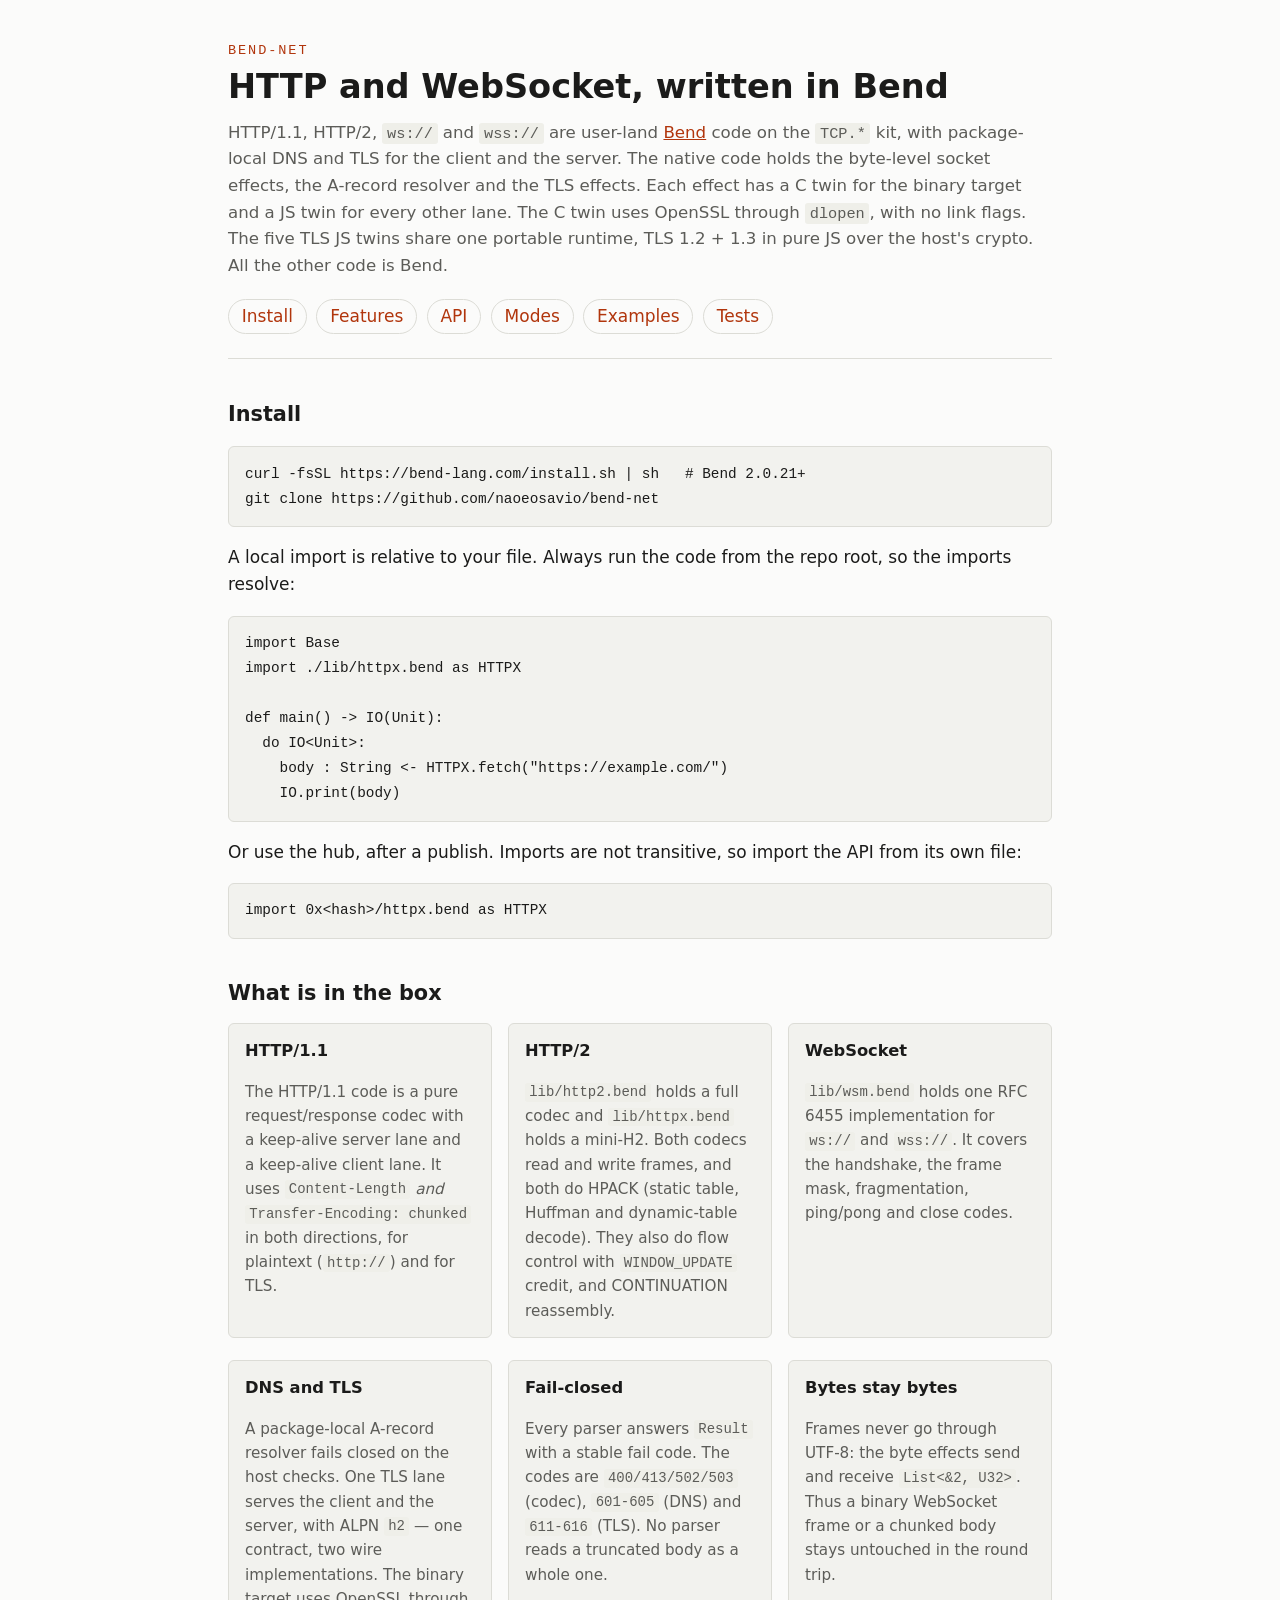
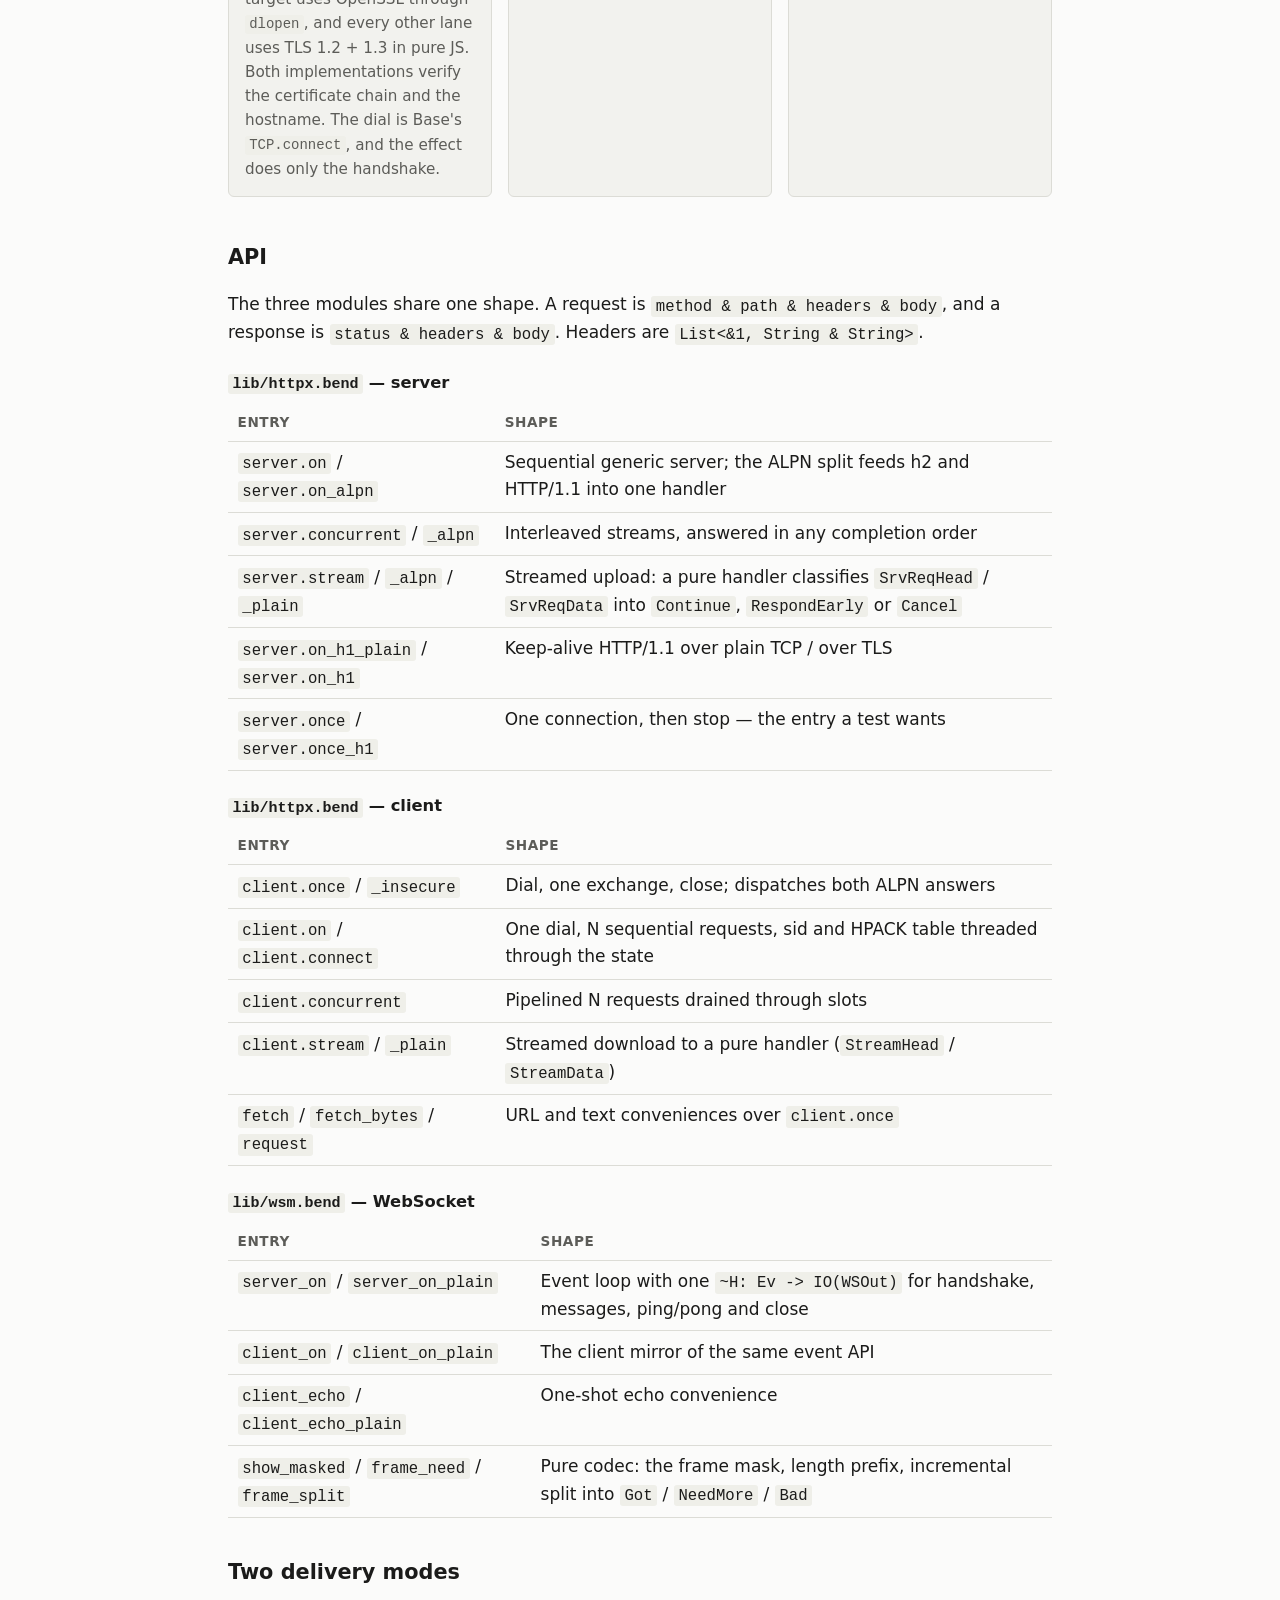
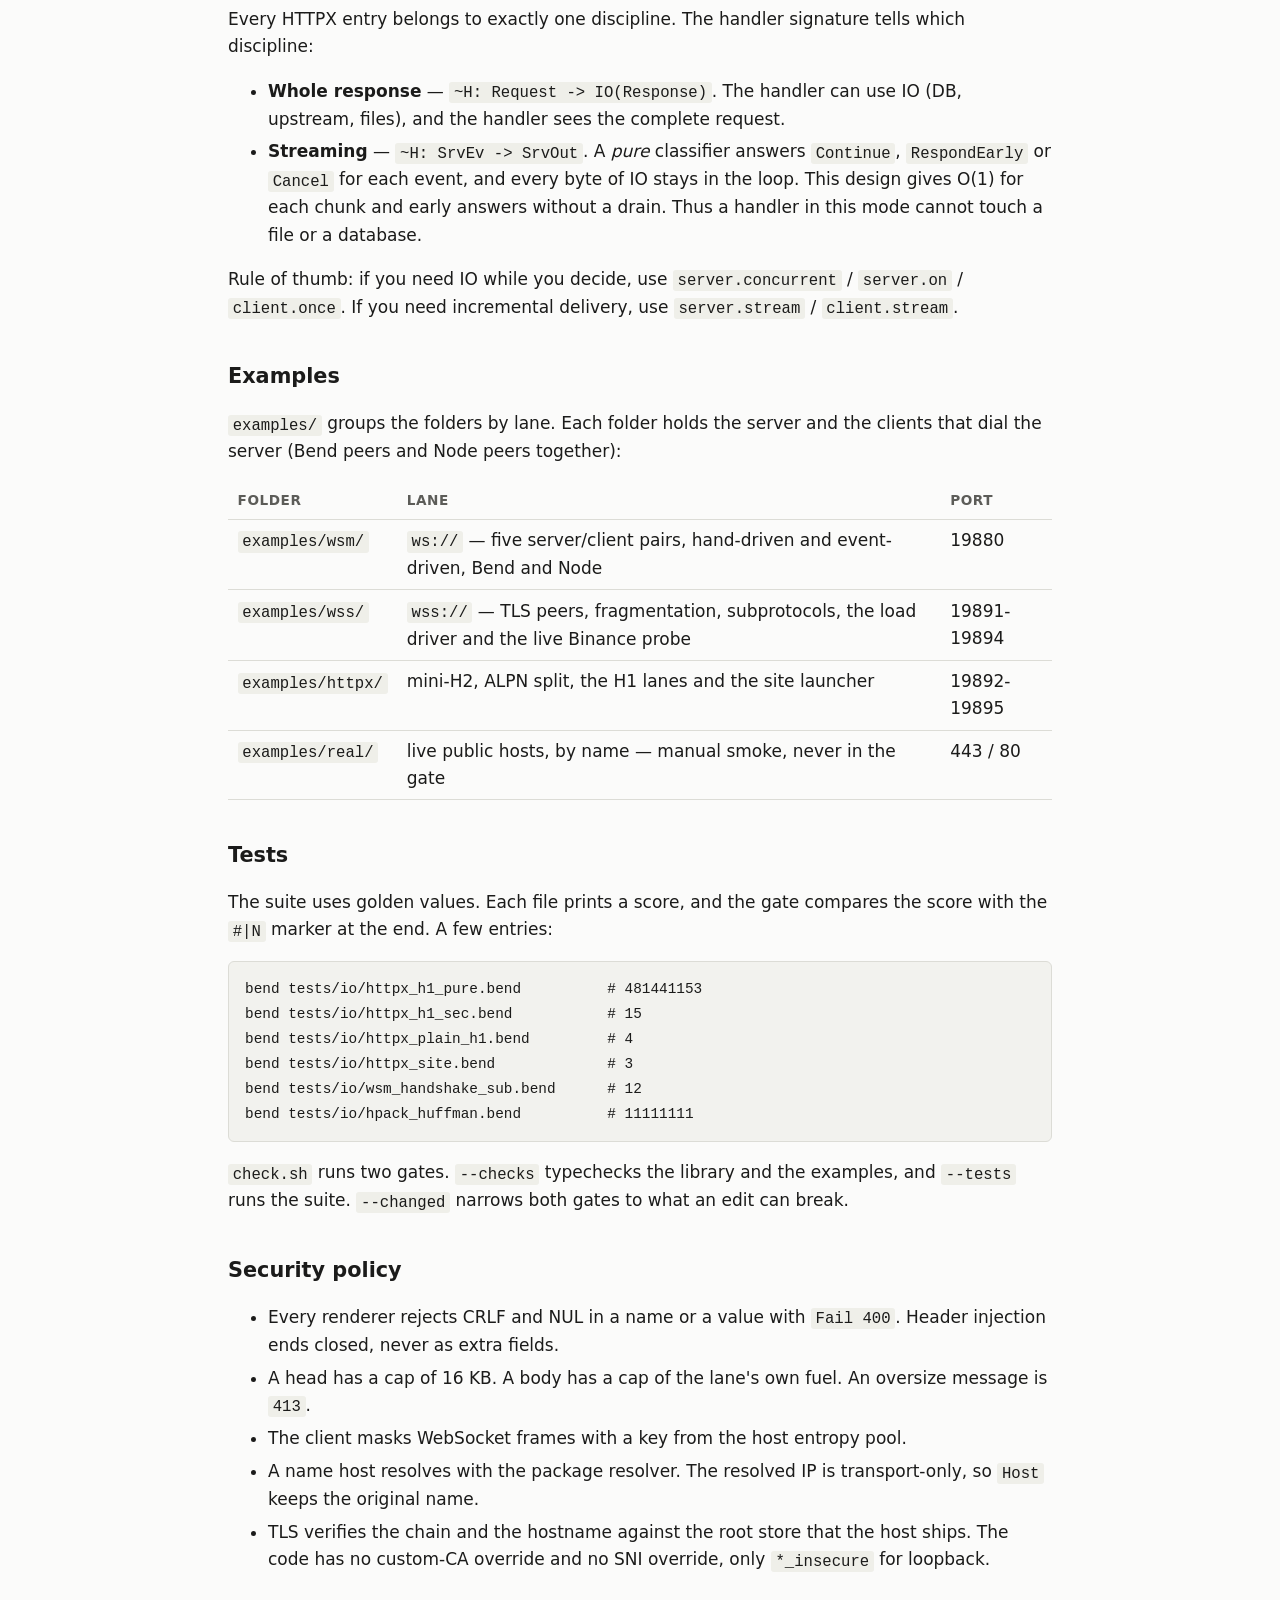
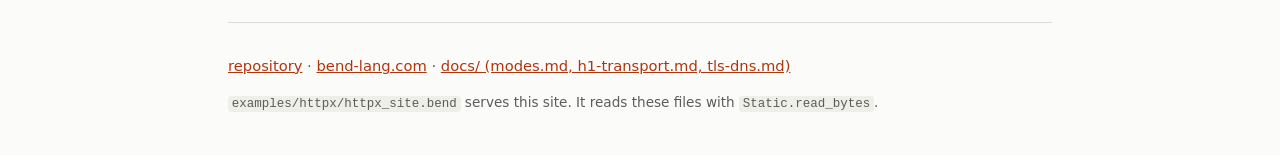
<file: docs/site/index.html>
<!DOCTYPE html>
<html lang="en">
<head>
<meta charset="utf-8">
<meta name="viewport" content="width=device-width, initial-scale=1">
<title>bend-net &mdash; HTTP and WebSocket for Bend</title>
<meta name="description" content="HTTP/1.1, HTTP/2, ws:// and wss://
in user-land Bend on the TCP kit, with package-local DNS
and TLS.">
<link rel="stylesheet" href="style.css">
</head>
<body>
<header class="hero">
  <p class="kicker">bend-net</p>
  <h1>HTTP and WebSocket, written in Bend</h1>
  <p class="lede">
    HTTP/1.1, HTTP/2, <code>ws://</code> and <code>wss://</code> are
    user-land <a href="https://bend-lang.com">Bend</a> code on the
    <code>TCP.*</code> kit, with package-local DNS and TLS for the
    client and the server. The native code holds the byte-level socket
    effects, the A-record resolver and the TLS effects. Each effect has
    a C twin for the binary target and a JS twin for every other lane.
    The C twin uses OpenSSL through <code>dlopen</code>, with no link
    flags. The five TLS JS twins share one portable runtime,
    TLS&nbsp;1.2&nbsp;+&nbsp;1.3 in pure JS over the host's crypto.
    All the other code is Bend.
  </p>
  <nav class="cta">
    <a href="#install">Install</a>
    <a href="#features">Features</a>
    <a href="#api">API</a>
    <a href="#modes">Modes</a>
    <a href="#examples">Examples</a>
    <a href="#tests">Tests</a>
  </nav>
</header>

<main>
<section id="install">
  <h2>Install</h2>
  <pre><code>curl -fsSL https://bend-lang.com/install.sh | sh   # Bend 2.0.21+
git clone https://github.com/naoeosavio/bend-net</code></pre>
  <p>A local import is relative to your file. Always run the code from
     the repo root, so the imports resolve:</p>
  <pre><code>import Base
import ./lib/httpx.bend as HTTPX

def main() -> IO(Unit):
  do IO&lt;Unit&gt;:
    body : String &lt;- HTTPX.fetch("https://example.com/")
    IO.print(body)</code></pre>
  <p>Or use the hub, after a publish. Imports are not transitive,
     so import the API from its own file:</p>
  <pre><code>import 0x&lt;hash&gt;/httpx.bend as HTTPX</code></pre>
</section>

<section id="features">
  <h2>What is in the box</h2>
  <ul class="grid">
    <li>
      <h3>HTTP/1.1</h3>
      <p>The HTTP/1.1 code is a pure request/response codec with a
         keep-alive server lane and a keep-alive client lane. It uses
         <code>Content-Length</code> <em>and</em>
         <code>Transfer-Encoding: chunked</code> in both directions,
         for plaintext (<code>http://</code>) and for TLS.</p>
    </li>
    <li>
      <h3>HTTP/2</h3>
      <p><code>lib/http2.bend</code> holds a full codec and
         <code>lib/httpx.bend</code> holds a mini-H2. Both codecs read
         and write frames, and both do HPACK (static table, Huffman and
         dynamic-table decode). They also do flow control with
         <code>WINDOW_UPDATE</code> credit, and CONTINUATION
         reassembly.</p>
    </li>
    <li>
      <h3>WebSocket</h3>
      <p><code>lib/wsm.bend</code> holds one RFC 6455 implementation for
         <code>ws://</code> and <code>wss://</code>. It covers the
         handshake, the frame mask, fragmentation, ping/pong and close
         codes.</p>
    </li>
    <li>
      <h3>DNS and TLS</h3>
      <p>A package-local A-record resolver fails closed on the host
         checks. One TLS lane serves the client and the server, with
         ALPN <code>h2</code> — one contract, two wire implementations.
         The binary target uses OpenSSL through <code>dlopen</code>, and
         every other lane uses TLS 1.2 + 1.3 in pure JS. Both
         implementations verify the certificate chain and the hostname.
         The dial is Base's <code>TCP.connect</code>, and the effect does
         only the handshake.</p>
    </li>
    <li>
      <h3>Fail-closed</h3>
      <p>Every parser answers <code>Result</code> with a stable fail
         code. The codes are <code>400/413/502/503</code> (codec),
         <code>601-605</code> (DNS) and <code>611-616</code> (TLS). No
         parser reads a truncated body as a whole one.</p>
    </li>
    <li>
      <h3>Bytes stay bytes</h3>
      <p>Frames never go through UTF-8: the byte effects send and receive
         <code>List&lt;&amp;2, U32&gt;</code>. Thus a binary WebSocket
         frame or a chunked body stays untouched in the round trip.</p>
    </li>
  </ul>
</section>

<section id="api">
  <h2>API</h2>
  <p>The three modules share one shape. A request is
     <code>method &amp; path &amp; headers &amp; body</code>, and a response
     is <code>status &amp; headers &amp; body</code>. Headers are
     <code>List&lt;&amp;1, String &amp; String&gt;</code>.</p>

  <h3><code>lib/httpx.bend</code> &mdash; server</h3>
  <table>
    <tr><th>Entry</th><th>Shape</th></tr>
    <tr><td><code>server.on</code> / <code>server.on_alpn</code></td>
        <td>Sequential generic server; the ALPN split feeds h2 and
            HTTP/1.1 into one handler</td></tr>
    <tr><td><code>server.concurrent</code> / <code>_alpn</code></td>
        <td>Interleaved streams, answered in any completion order</td></tr>
    <tr><td><code>server.stream</code> / <code>_alpn</code> /
            <code>_plain</code></td>
        <td>Streamed upload: a pure handler classifies
            <code>SrvReqHead</code> / <code>SrvReqData</code> into
            <code>Continue</code>, <code>RespondEarly</code> or
            <code>Cancel</code></td></tr>
    <tr><td><code>server.on_h1_plain</code> / <code>server.on_h1</code></td>
        <td>Keep-alive HTTP/1.1 over plain TCP / over TLS</td></tr>
    <tr><td><code>server.once</code> / <code>server.once_h1</code></td>
        <td>One connection, then stop &mdash; the entry a test wants</td></tr>
  </table>

  <h3><code>lib/httpx.bend</code> &mdash; client</h3>
  <table>
    <tr><th>Entry</th><th>Shape</th></tr>
    <tr><td><code>client.once</code> / <code>_insecure</code></td>
        <td>Dial, one exchange, close; dispatches both ALPN answers</td></tr>
    <tr><td><code>client.on</code> / <code>client.connect</code></td>
        <td>One dial, N sequential requests, sid and HPACK table
            threaded through the state</td></tr>
    <tr><td><code>client.concurrent</code></td>
        <td>Pipelined N requests drained through slots</td></tr>
    <tr><td><code>client.stream</code> / <code>_plain</code></td>
        <td>Streamed download to a pure handler
            (<code>StreamHead</code> / <code>StreamData</code>)</td></tr>
    <tr><td><code>fetch</code> / <code>fetch_bytes</code> /
            <code>request</code></td>
        <td>URL and text conveniences over <code>client.once</code></td></tr>
  </table>

  <h3><code>lib/wsm.bend</code> &mdash; WebSocket</h3>
  <table>
    <tr><th>Entry</th><th>Shape</th></tr>
    <tr><td><code>server_on</code> / <code>server_on_plain</code></td>
        <td>Event loop with one <code>~H: Ev -&gt; IO(WSOut)</code> for
            handshake, messages, ping/pong and close</td></tr>
    <tr><td><code>client_on</code> / <code>client_on_plain</code></td>
        <td>The client mirror of the same event API</td></tr>
    <tr><td><code>client_echo</code> / <code>client_echo_plain</code></td>
        <td>One-shot echo convenience</td></tr>
    <tr><td><code>show_masked</code> / <code>frame_need</code> /
            <code>frame_split</code></td>
        <td>Pure codec: the frame mask, length prefix, incremental split
            into <code>Got</code> / <code>NeedMore</code> /
            <code>Bad</code></td></tr>
  </table>
</section>

<section id="modes">
  <h2>Two delivery modes</h2>
  <p>Every HTTPX entry belongs to exactly one discipline. The handler
     signature tells which discipline:</p>
  <ul>
    <li><strong>Whole response</strong> &mdash; <code>~H: Request -&gt;
        IO(Response)</code>. The handler can use IO (DB, upstream,
        files), and the handler sees the complete request.</li>
    <li><strong>Streaming</strong> &mdash; <code>~H: SrvEv -&gt; SrvOut</code>.
        A <em>pure</em> classifier answers <code>Continue</code>,
        <code>RespondEarly</code> or <code>Cancel</code> for each event,
        and every byte of IO stays in the loop. This design gives O(1) for
        each chunk and early answers without a drain. Thus a handler in
        this mode cannot touch a file or a database.</li>
  </ul>
  <p>Rule of thumb: if you need IO while you decide, use
     <code>server.concurrent</code> / <code>server.on</code> /
     <code>client.once</code>. If you need incremental delivery, use
     <code>server.stream</code> / <code>client.stream</code>.</p>
</section>

<section id="examples">
  <h2>Examples</h2>
  <p><code>examples/</code> groups the folders by lane. Each folder holds
     the server and the clients that dial the server (Bend peers and Node
     peers together):</p>
  <table>
    <tr><th>Folder</th><th>Lane</th><th>Port</th></tr>
    <tr><td><code>examples/wsm/</code></td>
        <td><code>ws://</code> &mdash; five server/client pairs, hand-driven and
            event-driven, Bend and Node</td><td>19880</td></tr>
    <tr><td><code>examples/wss/</code></td>
        <td><code>wss://</code> &mdash; TLS peers, fragmentation, subprotocols,
            the load driver and the live Binance probe</td>
        <td>19891-19894</td></tr>
    <tr><td><code>examples/httpx/</code></td>
        <td>mini-H2, ALPN split, the H1 lanes and the site launcher</td>
        <td>19892-19895</td></tr>
    <tr><td><code>examples/real/</code></td>
        <td>live public hosts, by name &mdash; manual smoke, never in the
            gate</td><td>443 / 80</td></tr>
  </table>
</section>

<section id="tests">
  <h2>Tests</h2>
  <p>The suite uses golden values. Each file prints a score, and the gate
     compares the score with the <code>#|N</code> marker at the end. A
     few entries:</p>
  <pre><code>bend tests/io/httpx_h1_pure.bend          # 481441153
bend tests/io/httpx_h1_sec.bend           # 15
bend tests/io/httpx_plain_h1.bend         # 4
bend tests/io/httpx_site.bend             # 3
bend tests/io/wsm_handshake_sub.bend      # 12
bend tests/io/hpack_huffman.bend          # 11111111</code></pre>
  <p><code>check.sh</code> runs two gates. <code>--checks</code>
     typechecks the library and the examples, and <code>--tests</code> runs
     the suite. <code>--changed</code> narrows both gates to what an edit
     can break.</p>
</section>

<section id="security">
  <h2>Security policy</h2>
  <ul>
    <li>Every renderer rejects CRLF and NUL in a name or a value with
        <code>Fail 400</code>. Header injection ends closed, never as
        extra fields.</li>
    <li>A head has a cap of 16 KB. A body has a cap of the lane's own
        fuel. An oversize message is <code>413</code>.</li>
    <li>The client masks WebSocket frames with a key from the host
        entropy pool.</li>
    <li>A name host resolves with the package resolver. The resolved IP
        is transport-only, so <code>Host</code> keeps the original
        name.</li>
    <li>TLS verifies the chain and the hostname against the root store
        that the host ships. The code has no custom-CA override and no
        SNI override, only <code>*_insecure</code> for loopback.</li>
  </ul>
</section>
</main>

<footer>
  <p>
    <a href="https://github.com/naoeosavio/bend-net">repository</a> &middot;
    <a href="https://bend-lang.com">bend-lang.com</a> &middot;
    <a href="https://github.com/naoeosavio/bend-net/tree/bend-net/docs">
      docs/ (modes.md, h1-transport.md, tls-dns.md)</a>
  </p>
  <p class="fine"><code>examples/httpx/httpx_site.bend</code> serves this
     site. It reads these files with <code>Static.read_bytes</code>.</p>
</footer>
</body>
</html>
</file>
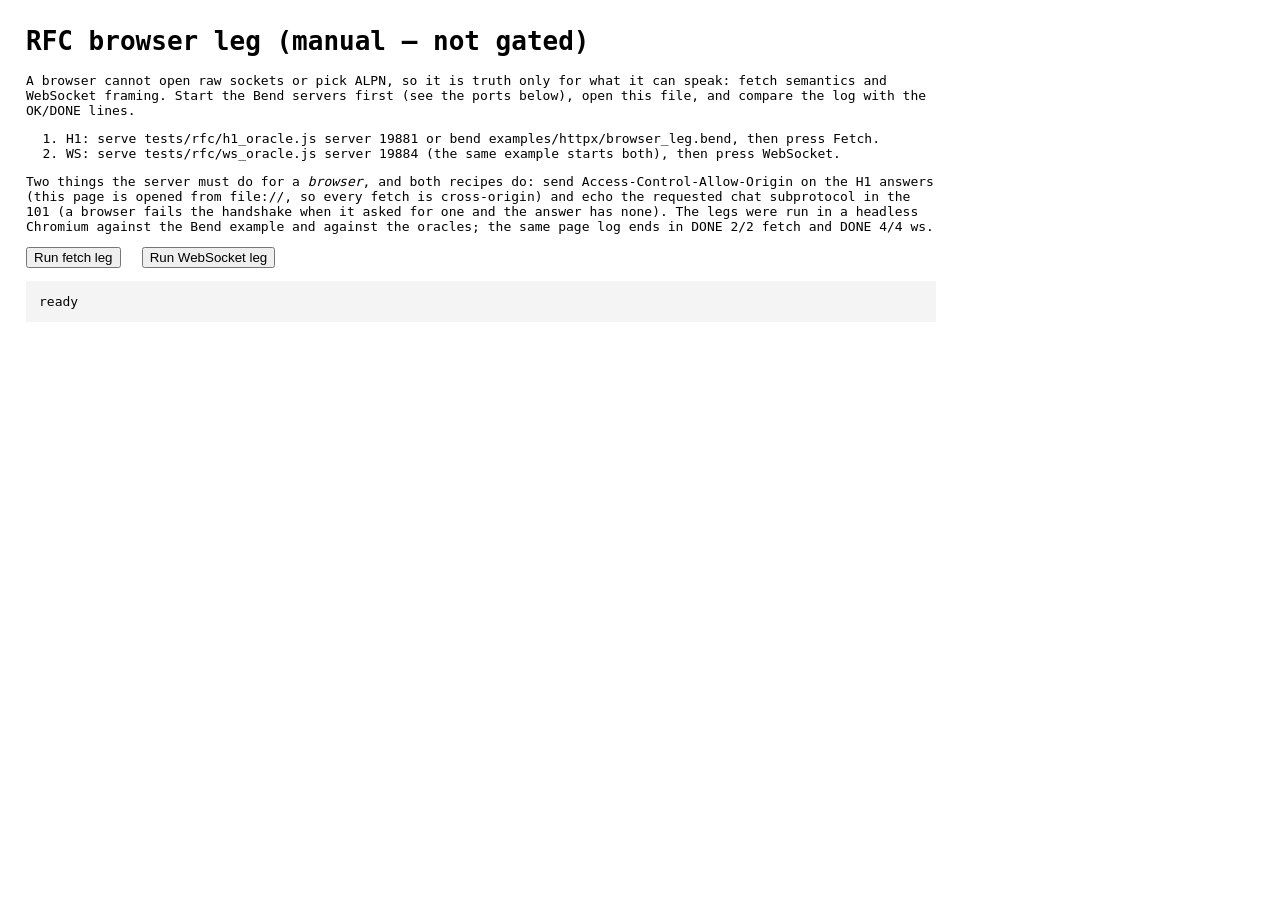
<file: tests/rfc/browser.html>
<!DOCTYPE html>
<html lang="en">
<head>
<meta charset="utf-8">
<title>RFC browser leg (manual)</title>
<style>
body { font-family: monospace; max-width: 70em; margin: 2em; }
pre { background: #f4f4f4; padding: 1em; white-space: pre-wrap; }
button { margin-right: 1em; }
</style>
</head>
<body>
<h1>RFC browser leg (manual — not gated)</h1>
<p>
A browser cannot open raw sockets or pick ALPN, so it is truth only for
what it can speak: <code>fetch</code> semantics and WebSocket framing.
Start the Bend servers first (see the ports below), open this file, and
compare the log with the <code>OK</code>/<code>DONE</code> lines.
</p>
<ol>
<li>H1: serve <code>tests/rfc/h1_oracle.js server 19881</code> or
<code>bend examples/httpx/browser_leg.bend</code>, then press Fetch.</li>
<li>WS: serve <code>tests/rfc/ws_oracle.js server 19884</code> (the same
example starts both), then press WebSocket.</li>
</ol>
<p>
Two things the server must do for a <em>browser</em>, and both recipes do:
send <code>Access-Control-Allow-Origin</code> on the H1 answers (this page
is opened from <code>file://</code>, so every fetch is cross-origin) and
echo the requested <code>chat</code> subprotocol in the 101 (a browser
fails the handshake when it asked for one and the answer has none). The
legs were run in a headless Chromium against the Bend example and against
the oracles; the same page log ends in <code>DONE 2/2 fetch</code> and
<code>DONE 4/4 ws</code>.
</p>
<p>
<button id="fetchBtn">Run fetch leg</button>
<button id="wsBtn">Run WebSocket leg</button>
</p>
<pre id="log">ready
</pre>
<script>
const log = (line) => {
  document.getElementById("log").textContent += line + "\n";
};
let score = 0;
const check = (cond, name) => {
  if (!cond) {
    log(`FAIL ${name}`);
    throw new Error(name);
  }
  score += 1;
  log(`OK ${name}`);
};

document.getElementById("fetchBtn").addEventListener("click", async () => {
  try {
    let r = await fetch("http://127.0.0.1:19881/echo", {
      method: "POST",
      body: "hello",
    });
    check(r.status === 200 && (await r.text()) === "hello", "FETCH_ECHO");
    r = await fetch("http://127.0.0.1:19881/chunk");
    check(r.status === 200 && (await r.text()) === "Wikipedia", "FETCH_CHUNKED");
    log(`DONE ${score}/2 fetch`);
  } catch (err) {
    log(`FAIL fetch leg: ${err.message}`);
  }
});

document.getElementById("wsBtn").addEventListener("click", () => {
  const start = score;
  const sock = new WebSocket("ws://127.0.0.1:19884/chat", "chat");
  // Browsers mask client frames and auto-pong, like ws_oracle client.
  sock.binaryType = "arraybuffer";
  sock.onopen = () => {
    check(true, "WS_OPEN");
    sock.send("hello");
  };
  sock.onmessage = (ev) => {
    const data = typeof ev.data === "string"
      ? ev.data
      : new TextDecoder().decode(ev.data);
    if (data === "hello") {
      check(true, "WS_ECHO");
      sock.send(new Uint8Array([1, 2, 3]));
    } else {
      const bytes = new Uint8Array(ev.data);
      check(bytes.length === 3 && bytes[0] === 1, "WS_BIN_ECHO");
      sock.close(1000, "done");
    }
  };
  sock.onclose = (ev) => {
    check(ev.code === 1000 || ev.code === 1005, "WS_CLOSE");
    log(`DONE ${score - start}/4 ws`);
  };
  sock.onerror = () => log("FAIL ws leg: socket error");
});
</script>
</body>
</html>
</file>
<file: docs/site/style.css>
/* bend-net site: one stylesheet, no external asset, no web font. */

:root {
  --bg: #fbfbfa;
  --fg: #1b1b1a;
  --muted: #5c5c58;
  --line: #dcdcd6;
  --accent: #b1350c;
  --panel: #f2f2ee;
  --code-bg: #efefe9;
}

@media (prefers-color-scheme: dark) {
  :root {
    --bg: #14140f;
    --fg: #e8e8e0;
    --muted: #a3a39a;
    --line: #33332c;
    --accent: #ff9a6b;
    --panel: #1d1d17;
    --code-bg: #22221b;
  }
}

* {
  box-sizing: border-box;
}

body {
  margin: 0 auto;
  padding: 2.5rem 1.25rem 4rem;
  max-width: 54rem;
  background: var(--bg);
  color: var(--fg);
  font-family: ui-sans-serif, system-ui, "Segoe UI", Helvetica, sans-serif;
  font-size: 17px;
  line-height: 1.6;
}

a {
  color: var(--accent);
}

code, pre {
  font-family: ui-monospace, "SFMono-Regular", Menlo, Consolas, monospace;
  font-size: 0.92em;
}

code {
  background: var(--code-bg);
  border-radius: 3px;
  padding: 0.1em 0.3em;
}

pre {
  background: var(--panel);
  border: 1px solid var(--line);
  border-radius: 6px;
  padding: 0.9rem 1rem;
  overflow-x: auto;
}

pre code {
  background: none;
  padding: 0;
}

.hero {
  border-bottom: 1px solid var(--line);
  padding-bottom: 1.5rem;
}

.kicker {
  margin: 0;
  color: var(--accent);
  font-family: ui-monospace, Menlo, Consolas, monospace;
  font-size: 0.85rem;
  letter-spacing: 0.14em;
  text-transform: uppercase;
}

h1 {
  margin: 0.3rem 0 0.8rem;
  font-size: 2.1rem;
  line-height: 1.2;
}

h2 {
  margin: 2.4rem 0 0.8rem;
  font-size: 1.3rem;
}

h3 {
  margin: 1.4rem 0 0.5rem;
  font-size: 1.02rem;
}

.lede {
  margin: 0;
  color: var(--muted);
  font-size: 1.04rem;
}

.cta {
  display: flex;
  flex-wrap: wrap;
  gap: 0.6rem;
  margin-top: 1.2rem;
}

.cta a {
  border: 1px solid var(--line);
  border-radius: 999px;
  padding: 0.2rem 0.8rem;
  text-decoration: none;
}

.grid {
  display: grid;
  gap: 1rem;
  grid-template-columns: repeat(auto-fit, minmax(15rem, 1fr));
  list-style: none;
  margin: 0;
  padding: 0;
}

.grid li {
  background: var(--panel);
  border: 1px solid var(--line);
  border-radius: 6px;
  padding: 0.9rem 1rem;
}

.grid h3 {
  margin-top: 0;
}

.grid p {
  margin-bottom: 0;
  color: var(--muted);
  font-size: 0.95rem;
}

table {
  border-collapse: collapse;
  margin: 0.5rem 0 0;
  width: 100%;
}

th, td {
  border-bottom: 1px solid var(--line);
  padding: 0.45rem 0.6rem;
  text-align: left;
  vertical-align: top;
}

th {
  color: var(--muted);
  font-size: 0.85rem;
  letter-spacing: 0.04em;
  text-transform: uppercase;
}

ul li {
  margin-bottom: 0.35rem;
}

footer {
  border-top: 1px solid var(--line);
  margin-top: 3rem;
  padding-top: 1rem;
  color: var(--muted);
  font-size: 0.92rem;
}

.fine {
  font-size: 0.85rem;
}

@media (max-width: 30rem) {
  h1 {
    font-size: 1.6rem;
  }
}
</file>
